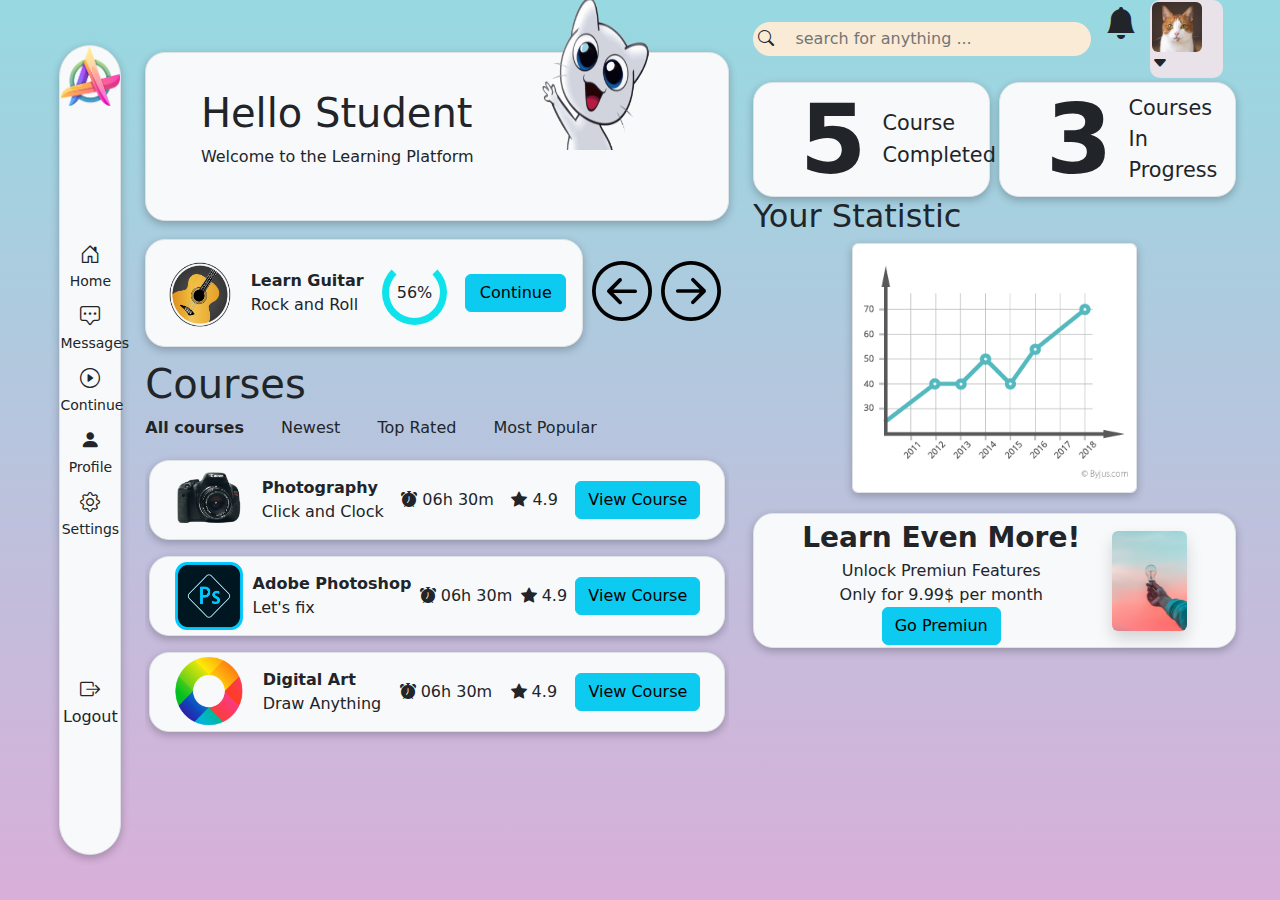
<file: index.html>
<!DOCTYPE html>
<html lang="en">
<head>
    <meta charset="UTF-8">
    <meta name="viewport" content="width=device-width, initial-scale=1.0">
    <title>Design</title>
    <link rel="stylesheet" href="https://cdn.jsdelivr.net/npm/bootstrap-icons@1.10.2/font/bootstrap-icons.css">
    <link rel="stylesheet" href="https://cdn.jsdelivr.net/npm/bootstrap@5.2.3/dist/css/bootstrap.min.css">
    <link rel="stylesheet" href="home.css">
    
</head>
<body>
    <div  class="con mx-auto row vh-100">
          <section class="s-1 col-md-1    d-flex align-items-center justify-content-end ">
          <nav class="nav border bg-light border-1 sh ">
            <div class=" w-100 text-center">
                <img src="./imgs/logo.png" alt="logo" class="" height="60" width="60">
            </div>
            <div class=" w-100 text-center">
                   <div class="my-2 n-item"> <i class="bi bi-house-door  fs-5"></i><br> <small>Home</small></div>
                   <div class="my-2 n-item"> <i class="bi bi-chat-square-dots fs-5"></i><br> <small>Messages</small></div>
                   <div class="my-2 n-item"> <i class="bi bi-play-circle fs-5"></i><br> <small>Continue</small></div>
                   <div class="my-2 n-item"> <i class="bi bi-person-fill fs-5"></i><br><small>Profile</small></div>
                   <div class="my-2 n-item"> <i class="bi bi-gear fs-5"></i><br> <small>Settings</small></div>
            </div>
            <div class="n-item text-center">
                <i class="bi bi-box-arrow-right fs-5"></i>
               <span>Logout</span> 
            </div>
          </nav>
        </section>
          <section class="s-2 col-md-6  ">
                <div class=" s2-d1 d-flex align-items-end">
                    <div class="border bg-light border-1 sh cards mb-1 mx-auto d-flex justify-content-evenly  d1-d1">
                        <div class=" d-flex flex-column justify-content-center">
                            <h1 class="">Hello Student</h1>
                            <p class="">Welcome to the Learning Platform</p>
                        </div>
                        <div class=" w-25">
                            <div>
                                <img src="./imgs/cat-wave.gif" class="student-img" width="130" height="160" alt="student">

                            </div>
                        </div>
                    </div>
                </div>
                <div class=" s2-d2 d-flex">
                <div class=" d-flex align-items-center w-75">
                    <div class="border border-1 bg-light sh d-flex align-items-center justify-content-between px-3 w-100 lessons cards">
                        <img src="./imgs/guitar.png" alt="guitar" width="70" height="70">
                        <div>
                            <div class="fs-6 fw-bold">Learn Guitar</div>
                            <span>Rock and Roll</span>
                        </div>
                        <div class=" progress-bar">
                            56%
                        </div>
                            <button class="btn btn-info w-25 "> Continue</button>
                    </div>
                </div>
                <div class=" w-25 d-flex align-items-center justify-content-evenly">
                    <div class=" "><i class="bi bi-arrow-left-circle arrow "></i></div>
                    <div class=" "><i class="bi bi-arrow-right-circle arrow"></i></div>
                </div>
                    
                </div>
                <div class=" s2-d3">
                  <h1 class="">Courses</h1>
                  <div class=" links-con">
                    
                    <a class="text-decoration-none fw-bold text-dark me-3 links" href="#">All courses</a>
                    <a class="text-decoration-none text-dark  mx-3 links" href="#">Newest</a>
                    <a class="text-decoration-none text-dark  mx-3 links" href="#">Top Rated</a>
                    <a class="text-decoration-none text-dark mx-3 links" href="#">Most Popular</a>
                  </div>
                  <div class=" c-container p-1 mt-3">
                    <div class="d-flex border border-1 bg-light item sh cards justify-content-between align-items-center mb-3 px-4">
                        <div>
                            <img src="./imgs/photography.png" alt="photography" width="70" height="70">

                        </div>
                        <div>
                            <div class="fs-6 fw-bold">Photography</div>
                            <span>Click and Clock</span>
                        </div>
                        <div>
                            <i class="bi bi-alarm-fill"></i> 06h 30m
                        </div>
                        <div>
                            <i class="bi bi-star-fill"></i> 4.9
                        </div>
                        <div>
                            <button class="btn btn-info">View Course</button>
                        </div>
                        
                    </div>
                    <div class="d-flex border border-1 bg-light item sh cards justify-content-between align-items-center mb-3 px-4">
                        <div>
                            <img src="./imgs/Adobe-Photoshop-Emblem.png" alt="photoshop" width="70" height="70">

                        </div>
                        <div>
                            <div class="fs-6 fw-bold">Adobe Photoshop</div>
                            <span>Let's fix </span>
                        </div>
                        <div>
                            <i class="bi bi-alarm-fill"></i> 06h 30m
                        </div>
                        <div>
                            <i class="bi bi-star-fill"></i> 4.9
                        </div>
                        <div>
                            <button class="btn btn-info">View Course</button>
                        </div>
                        
                    </div>
                    <div class="d-flex border border-1 bg-light item sh cards justify-content-between align-items-center mb-3 px-4">
                        <div>
                            <img src="./imgs/paint.png" alt="paint" width="70" height="70">

                        </div>
                        <div>
                            <div class="fs-6 fw-bold">Digital Art</div>
                            <span>Draw Anything</span>
                        </div>
                        <div>
                            <i class="bi bi-alarm-fill"></i> 06h 30m
                        </div>
                        <div>
                            <i class="bi bi-star-fill"></i> 4.9
                        </div>
                        <div>
                            <button class="btn btn-info">View Course</button>
                        </div>
                        
                    </div>
                 
            </div>

                </div>
               
          </section>
          <section class="s-3 col-md-5 ">
                  <div class="search-bar d-flex justify-content-between align-items-center">
                          <div class="search   ">
                            <i class="bi bi-search me-3"></i>
                            <input type="text" placeholder="search for anything ...">
                          </div>
                          <div class="d-flex  b-p justify-content-evenly">
                          <div class="bell"><i class="bi bi-bell-fill fs-2"></i></div>
                          <div class="pp">
                            <img src="./imgs/pp.jpg" class="rounded" width="50" height="50" alt="">
                            <i class="bi bi-caret-down-fill"></i>
                          </div>
                        </div>
                  </div>
                  <div class="d-flex mt-1 justify-content-between ">
                       <div class="cards info border border-1 bg-light sh  d-flex align-items-center justify-content-center">
                        <div class="d-flex  w-75   align-items-center ">
                            <span class="number  px-3 ">5</span>
                            <span class="n-text ">Course Completed</span>
                        </div>
                          
                       </div>
                       <div class="cards info border border-1 bg-light sh  d-flex align-items-center justify-content-center">
                        <div class="d-flex  w-75   align-items-center ">
                            <span class="number  px-3 ">3</span>
                            <span class="n-text ">Courses In Progress</span>
                        </div>
                          
                       </div>
                       
                  </div>
                  <div class="">
                    <h2>Your Statistic</h2>
                    <div class=" text-center  chart">
                        <img src="./imgs/line-graph.png" height="250" class="rounded border border-1 sh" alt="graph">
                    </div>
                  </div>
                  <div class=" ">
                      
                    <div class="cards p-3 border bg-light border-1 sh blub d-flex justify-content-evenly align-items-center">
                        <div class="text-center">
                            <div class="fs-3 fw-bold">Learn Even More!</div>
                            <span>Unlock Premiun Features</span><br>
                            <span>Only for 9.99$ per month</span><br>
                            <button class="btn btn-info">Go Premiun</button>
                        </div>
                        <div>
                            <img src="./imgs/learn.jpg" class="rounded shadow" alt="learn" width="75" height="100">
                        </div>
                    </div>
                  </div>
          </section>
    </div>
</body>
</html>
</file>
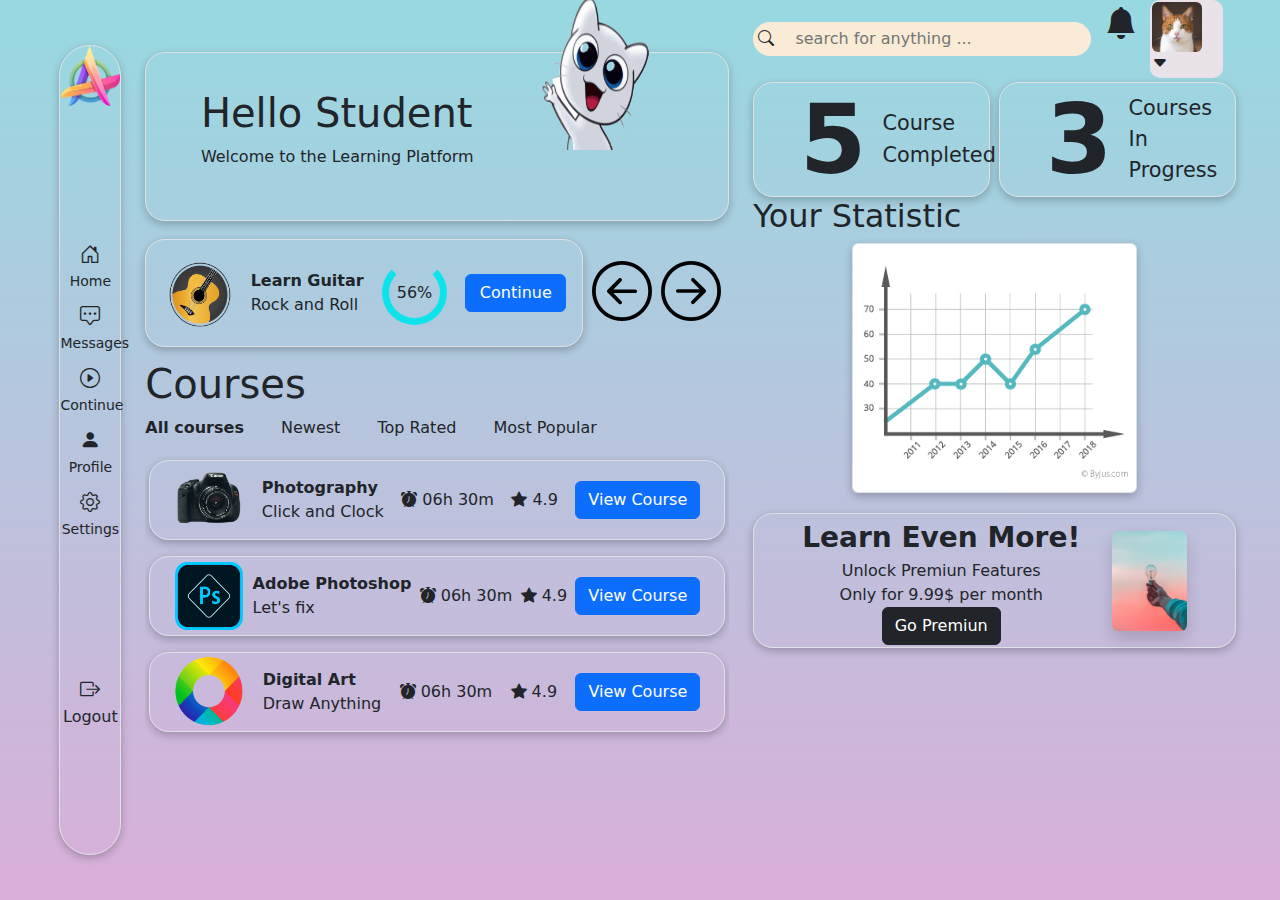
<file: home.html>
<!DOCTYPE html>
<html lang="en">
<head>
    <meta charset="UTF-8">
    <meta name="viewport" content="width=device-width, initial-scale=1.0">
    <title>Design</title>
    <link rel="stylesheet" href="https://cdn.jsdelivr.net/npm/bootstrap-icons@1.10.2/font/bootstrap-icons.css">
    <link rel="stylesheet" href="https://cdn.jsdelivr.net/npm/bootstrap@5.2.3/dist/css/bootstrap.min.css">
    <link rel="stylesheet" href="home.css">
    
</head>
<body>
    <div  class="con mx-auto row vh-100">
          <section class="s-1 col-md-1    d-flex align-items-center justify-content-end ">
          <nav class="nav border border-1 sh ">
            <div class=" w-100 text-center">
                <img src="./imgs/logo.png" alt="logo" class="" height="60" width="60">
            </div>
            <div class=" w-100 text-center">
                   <div class="my-2 n-item"> <i class="bi bi-house-door  fs-5"></i><br> <small>Home</small></div>
                   <div class="my-2 n-item"> <i class="bi bi-chat-square-dots fs-5"></i><br> <small>Messages</small></div>
                   <div class="my-2 n-item"> <i class="bi bi-play-circle fs-5"></i><br> <small>Continue</small></div>
                   <div class="my-2 n-item"> <i class="bi bi-person-fill fs-5"></i><br><small>Profile</small></div>
                   <div class="my-2 n-item"> <i class="bi bi-gear fs-5"></i><br> <small>Settings</small></div>
            </div>
            <div class="n-item text-center">
                <i class="bi bi-box-arrow-right fs-5"></i>
               <span>Logout</span> 
            </div>
          </nav>
        </section>
          <section class="s-2 col-md-6  ">
                <div class=" s2-d1 d-flex align-items-end">
                    <div class="border border-1 sh cards mb-1 mx-auto d-flex justify-content-evenly  d1-d1">
                        <div class=" d-flex flex-column justify-content-center">
                            <h1 class="">Hello Student</h1>
                            <p class="">Welcome to the Learning Platform</p>
                        </div>
                        <div class=" w-25">
                            <div>
                                <img src="./imgs/cat-wave.gif" class="student-img" width="130" height="160" alt="student">

                            </div>
                        </div>
                    </div>
                </div>
                <div class=" s2-d2 d-flex">
                <div class=" d-flex align-items-center w-75">
                    <div class="border border-1 sh d-flex align-items-center justify-content-between px-3 w-100 lessons cards">
                        <img src="./imgs/guitar.png" alt="guitar" width="70" height="70">
                        <div>
                            <div class="fs-6 fw-bold">Learn Guitar</div>
                            <span>Rock and Roll</span>
                        </div>
                        <div class=" progress-bar">
                            56%
                        </div>
                            <button class="btn btn-primary w-25 "> Continue</button>
                    </div>
                </div>
                <div class=" w-25 d-flex align-items-center justify-content-evenly">
                    <div class=" "><i class="bi bi-arrow-left-circle arrow "></i></div>
                    <div class=" "><i class="bi bi-arrow-right-circle arrow"></i></div>
                </div>
                    
                </div>
                <div class=" s2-d3">
                  <h1 class="">Courses</h1>
                  <div class=" links-con">
                    
                    <a class="text-decoration-none fw-bold text-dark me-3 links" href="#">All courses</a>
                    <a class="text-decoration-none text-dark  mx-3 links" href="#">Newest</a>
                    <a class="text-decoration-none text-dark  mx-3 links" href="#">Top Rated</a>
                    <a class="text-decoration-none text-dark mx-3 links" href="#">Most Popular</a>
                  </div>
                  <div class=" c-container p-1 mt-3">
                    <div class="d-flex border border-1 item sh cards justify-content-between align-items-center mb-3 px-4">
                        <div>
                            <img src="./imgs/photography.png" alt="photography" width="70" height="70">

                        </div>
                        <div>
                            <div class="fs-6 fw-bold">Photography</div>
                            <span>Click and Clock</span>
                        </div>
                        <div>
                            <i class="bi bi-alarm-fill"></i> 06h 30m
                        </div>
                        <div>
                            <i class="bi bi-star-fill"></i> 4.9
                        </div>
                        <div>
                            <button class="btn btn-primary">View Course</button>
                        </div>
                        
                    </div>
                    <div class="d-flex border border-1 item sh cards justify-content-between align-items-center mb-3 px-4">
                        <div>
                            <img src="./imgs/Adobe-Photoshop-Emblem.png" alt="photoshop" width="70" height="70">

                        </div>
                        <div>
                            <div class="fs-6 fw-bold">Adobe Photoshop</div>
                            <span>Let's fix </span>
                        </div>
                        <div>
                            <i class="bi bi-alarm-fill"></i> 06h 30m
                        </div>
                        <div>
                            <i class="bi bi-star-fill"></i> 4.9
                        </div>
                        <div>
                            <button class="btn btn-primary">View Course</button>
                        </div>
                        
                    </div>
                    <div class="d-flex border border-1 item sh cards justify-content-between align-items-center mb-3 px-4">
                        <div>
                            <img src="./imgs/paint.png" alt="paint" width="70" height="70">

                        </div>
                        <div>
                            <div class="fs-6 fw-bold">Digital Art</div>
                            <span>Draw Anything</span>
                        </div>
                        <div>
                            <i class="bi bi-alarm-fill"></i> 06h 30m
                        </div>
                        <div>
                            <i class="bi bi-star-fill"></i> 4.9
                        </div>
                        <div>
                            <button class="btn btn-primary">View Course</button>
                        </div>
                        
                    </div>
                 
            </div>

                </div>
               
          </section>
          <section class="s-3 col-md-5 ">
                  <div class="search-bar d-flex justify-content-between align-items-center">
                          <div class="search   ">
                            <i class="bi bi-search me-3"></i>
                            <input type="text" placeholder="search for anything ...">
                          </div>
                          <div class="d-flex  b-p justify-content-evenly">
                          <div class="bell"><i class="bi bi-bell-fill fs-2"></i></div>
                          <div class="pp">
                            <img src="./imgs/pp.jpg" class="rounded" width="50" height="50" alt="">
                            <i class="bi bi-caret-down-fill"></i>
                          </div>
                        </div>
                  </div>
                  <div class="d-flex mt-1 justify-content-between ">
                       <div class="cards info border border-1 sh  d-flex align-items-center justify-content-center">
                        <div class="d-flex  w-75   align-items-center ">
                            <span class="number  px-3 ">5</span>
                            <span class="n-text ">Course Completed</span>
                        </div>
                          
                       </div>
                       <div class="cards info border border-1 sh  d-flex align-items-center justify-content-center">
                        <div class="d-flex  w-75   align-items-center ">
                            <span class="number  px-3 ">3</span>
                            <span class="n-text ">Courses In Progress</span>
                        </div>
                          
                       </div>
                       
                  </div>
                  <div class="">
                    <h2>Your Statistic</h2>
                    <div class=" text-center  chart">
                        <img src="./imgs/line-graph.png" height="250" class="rounded border border-1 sh" alt="graph">
                    </div>
                  </div>
                  <div class=" ">
                      
                    <div class="cards p-3 border border-1 sh blub d-flex justify-content-evenly align-items-center">
                        <div class="text-center">
                            <div class="fs-3 fw-bold">Learn Even More!</div>
                            <span>Unlock Premiun Features</span><br>
                            <span>Only for 9.99$ per month</span><br>
                            <button class="btn btn-dark">Go Premiun</button>
                        </div>
                        <div>
                            <img src="./imgs/learn.jpg" class="rounded shadow" alt="learn" width="75" height="100">
                        </div>
                    </div>
                  </div>
          </section>
    </div>
</body>
</html>
</file>
<file: home.css>
*{
    box-sizing: border-box;
    margin: 0;
    padding: 0;
}
body{
    background-color: #D9AFD9;
    background-image: linear-gradient(0deg, #D9AFD9 0%, #97D9E1 100%);
    
}
.con{
    width: 95%;
}
.sh{
    /* box-shadow: rgba(0, 0, 0, 0.3) 0px 19px 38px, rgba(0, 0, 0, 0.22) 0px 15px 12px;
     */
     /* box-shadow: rgba(50, 50, 93, 0.25) 0px 50px 100px -20px, rgba(0, 0, 0, 0.3) 0px 30px 60px -30px, rgba(10, 37, 64, 0.35) 0px -2px 6px 0px inset; */
     box-shadow: rgba(0, 0, 0, 0.24) 0px 3px 8px;
}
.nav{
    height: 90%;
    width: 80%;
    /* background-color: #b4afbd; */
    border-radius: 40px;

}
.n-item{
    transition: .1s;
    cursor: pointer;
}
.n-item:hover{
    transform: scale(1.2);
    text-shadow: 0 0 10px rgb(243, 16, 186);
}
.s2{
    overflow: hidden;
}
.s2-d1{
    height: 25%;
}
.s2-d2{
    height: 15%;
}
.s2-d3{
    height: 60%;
    overflow: hidden;
}
.d1-d1{
    width: 100%;
    height: 75%;
}
.student-img{
    position:absolute;
    top: -10px;
}
.cards{
    border-radius: 20px;

}
.lessons{
    height: 80%;
}
.progress-bar{
    border-radius: 50%;
    width: 65px;
    height: 65px;
    border: 7px solid rgb(14, 227, 235);
    border-top-color:transparent ;
}
.arrow{
    font-size: 60px;
    color: black;
}
.arrow:hover{
    transform: scale(1.1);
    color: aquamarine;
    cursor: pointer;
}

.links{
    transition: .3s;
}
.links:hover{
    border-bottom-color: wheat;
    border-bottom: 2px solid;
    
}
.search{
    border-radius: 30px;
    height: fit-content;
    width: 70%;
    padding: 5px;
    background-color: antiquewhite;
}
.search input{
    background-color: transparent;
    border: none;
    width: 70%;
    
}
.search input:focus{
    border: none !important;
    outline: none;
}
.b-p{
    width: 30%;
}
.pp {
    background-color: rgb(233, 227, 233);
    border-radius: 10px;
    padding: 2px;
    width: 50%;
}
.pp i{
    cursor: pointer;
}
.info{
    width: 49%;
    height: 115px;
}
.number{
    font-weight: 700;
    font-size: 6rem;
}
.n-text{
    font-weight: 500;
    font-size: 1.3rem;

}
.chart{
    height: 270px;
}
.blub{
    height: 135px;
    
}
.item{
    height: 80px;
}
</file>
